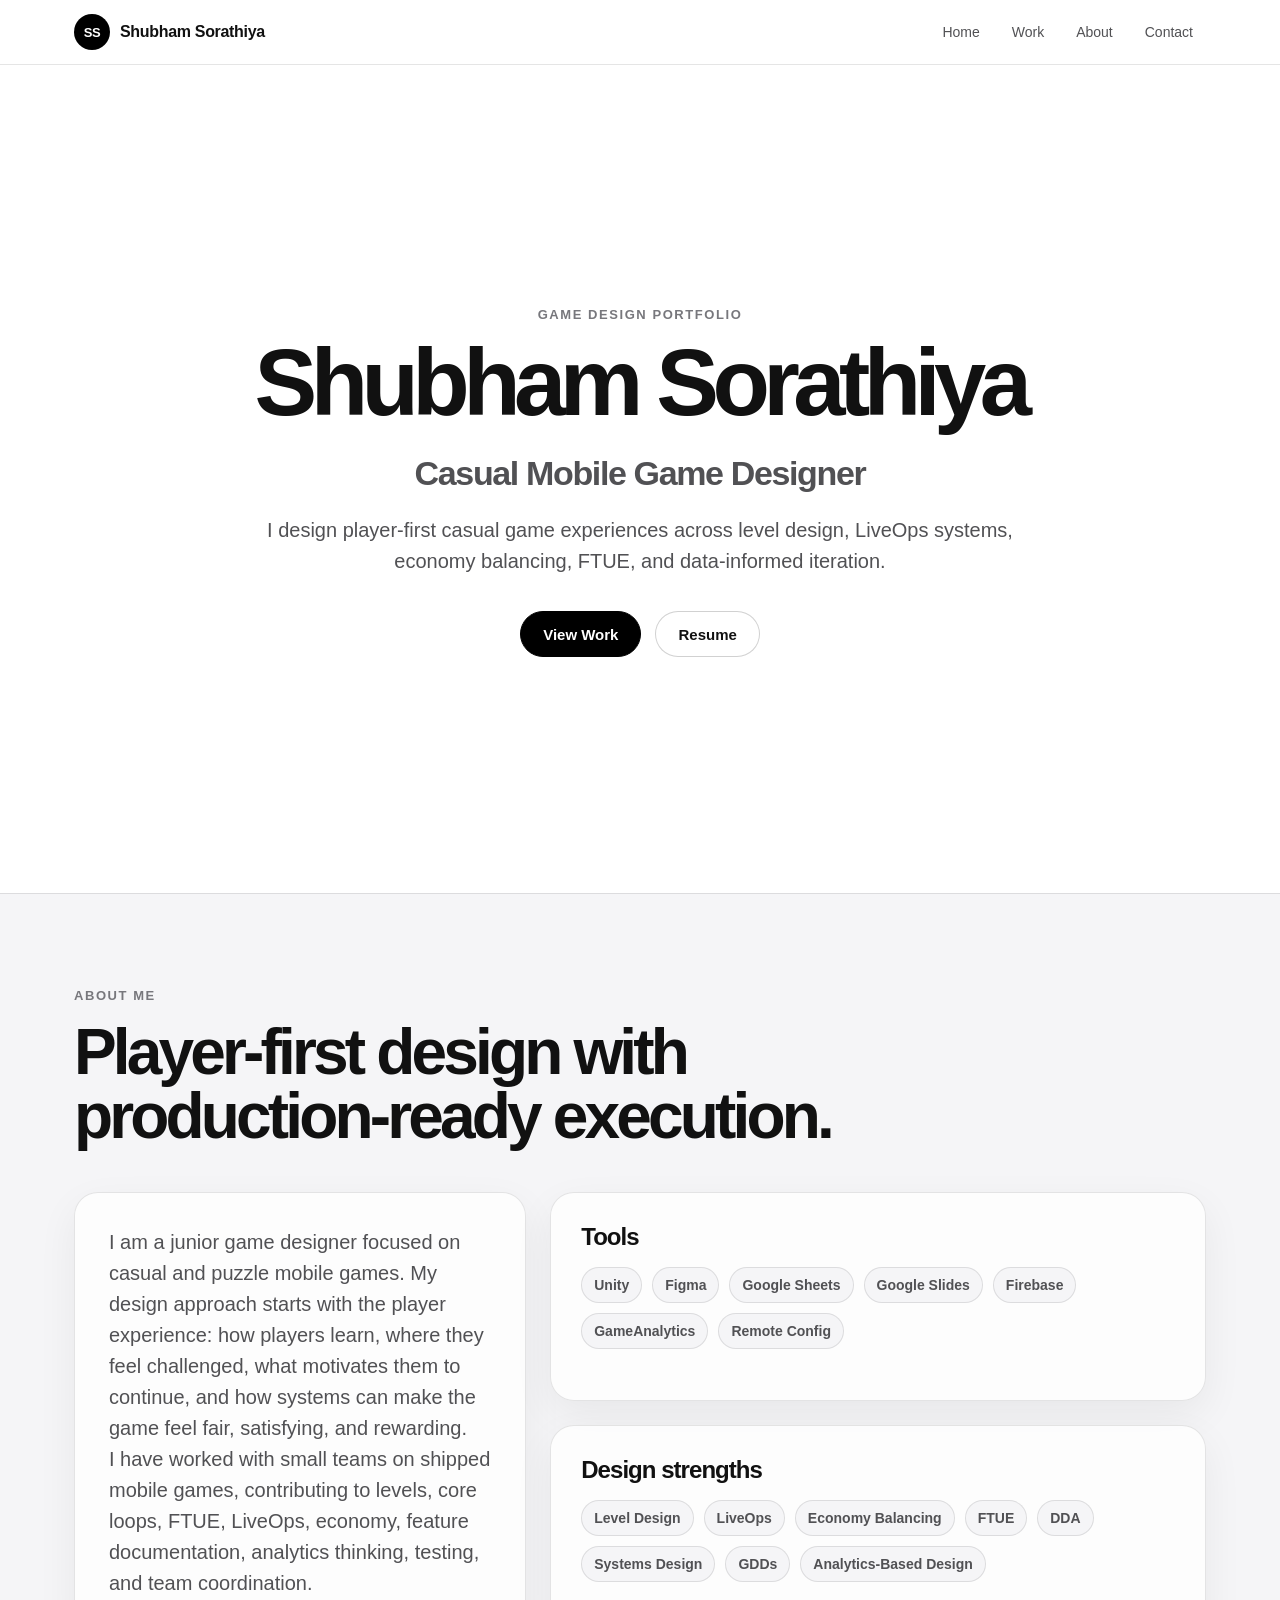
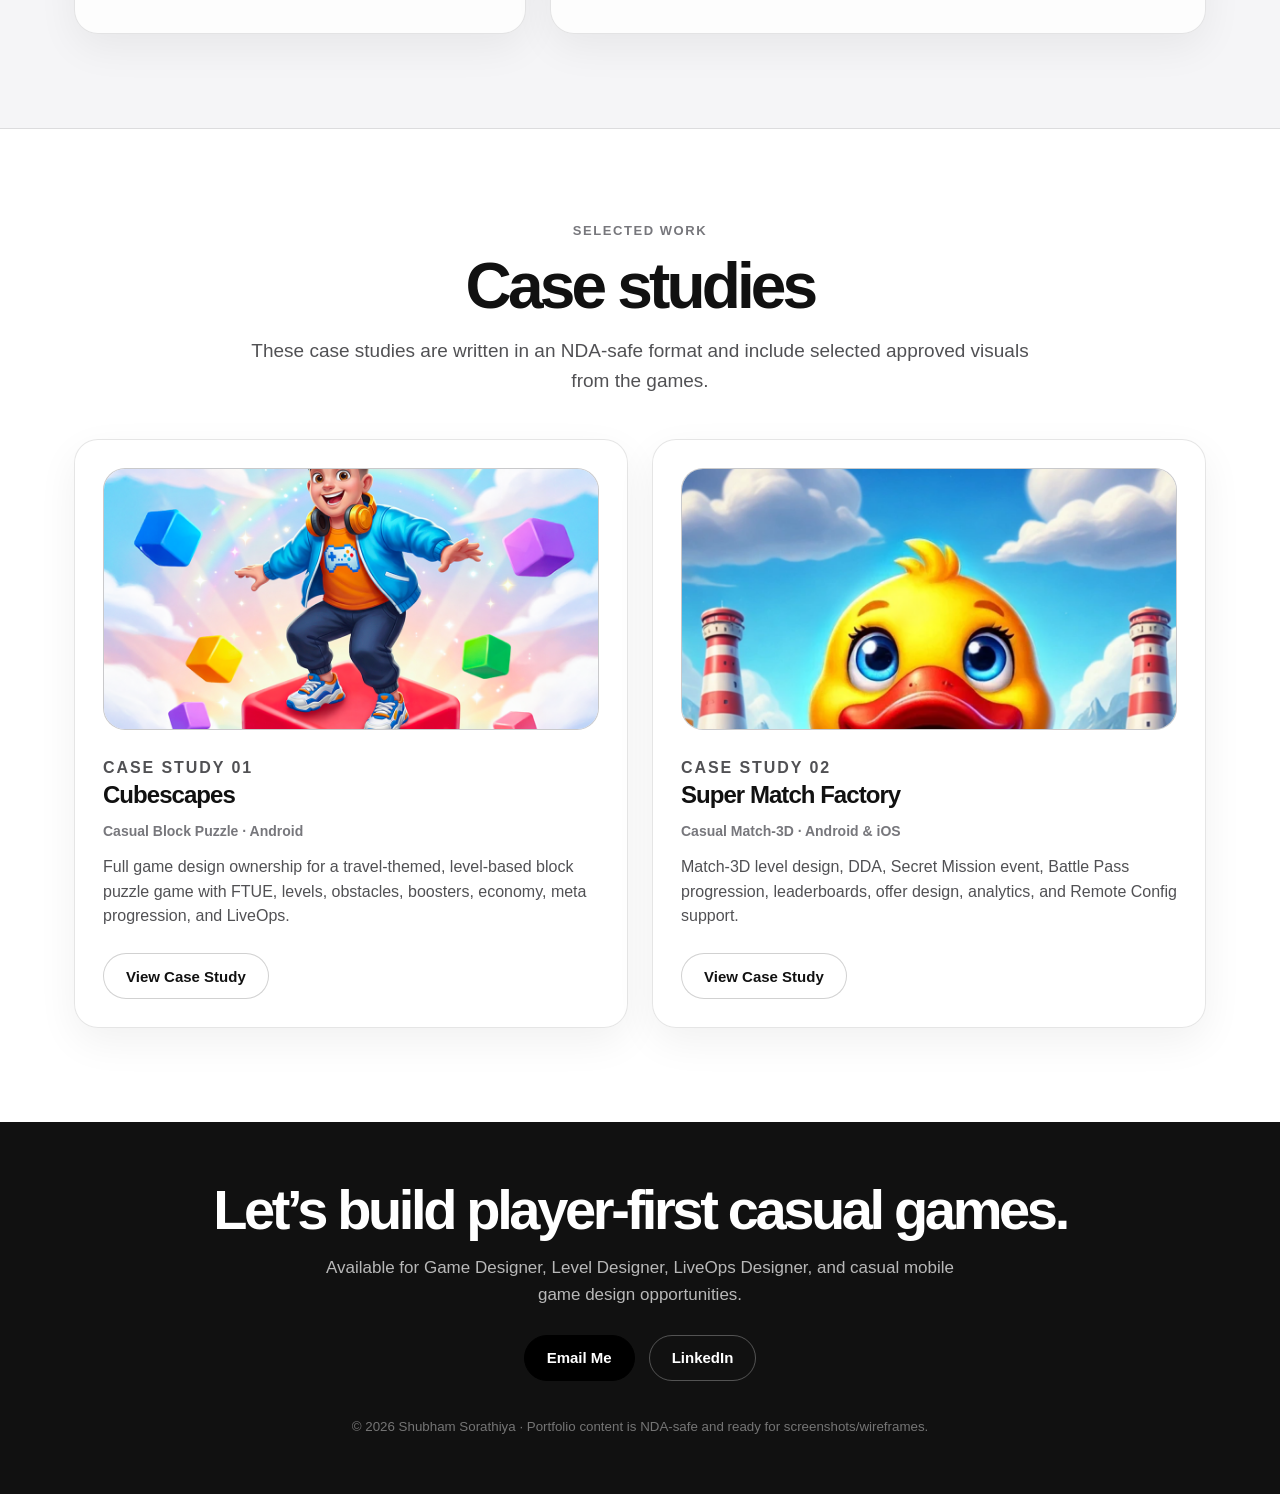
<file: index.html>
<!doctype html>
<html lang="en">
<head>
  <meta charset="utf-8" />
  <meta name="viewport" content="width=device-width, initial-scale=1" />
  <title>Shubham Sorathiya — Game Design Portfolio</title>
  <meta name="description" content="Clean portfolio website for Shubham Sorathiya, Casual Mobile Game Designer focused on level design, LiveOps, economy balancing, and player-first design." />
  <link rel="stylesheet" href="styles.css" />
</head>
<body>
<header class="topbar">
    <nav class="nav" aria-label="Main navigation">
      <a class="brand" href="#home"><span class="brand-mark">SS</span><span class="brand-name">Shubham Sorathiya</span></a>
      <div class="nav-links">
        <a href="#home">Home</a>
        <a href="#work">Work</a>
        <a href="#about">About</a>
        <a href="#contact">Contact</a>
      </div>
    </nav>
  </header>

<main id="home">

    <section class="section hero">
      <div>
        <p class="eyebrow">Game Design Portfolio</p>
        <h1>Shubham Sorathiya</h1>
        <p class="role">Casual Mobile Game Designer</p>
        <p class="hero-copy">I design player-first casual game experiences across level design, LiveOps systems, economy balancing, FTUE, and data-informed iteration.</p>
        <div class="actions">
          <a class="btn primary" href="#work">View Work</a>
          <a class="btn secondary" href="assets/Shubham_Sorathiya_Resume.pdf" target="_blank" rel="noopener">Resume</a>
        </div>
      </div>
    </section>

    <section class="soft-band" id="about">
      <div class="section">
        <div class="section-title">
          <p class="eyebrow">About me</p>
          <h2>Player-first design with production-ready execution.</h2>
        </div>
        <div class="about-grid">
          <article class="about-card">
            <p>I am a junior game designer focused on casual and puzzle mobile games. My design approach starts with the player experience: how players learn, where they feel challenged, what motivates them to continue, and how systems can make the game feel fair, satisfying, and rewarding.</p>
            <p>I have worked with small teams on shipped mobile games, contributing to levels, core loops, FTUE, LiveOps, economy, feature documentation, analytics thinking, testing, and team coordination.</p>
          </article>
          <div class="mini-stack">
            <article class="mini-card">
              <h3>Tools</h3>
              <div class="tag-row">
                <span class="tag">Unity</span><span class="tag">Figma</span><span class="tag">Google Sheets</span><span class="tag">Google Slides</span><span class="tag">Firebase</span><span class="tag">GameAnalytics</span><span class="tag">Remote Config</span>
              </div>
            </article>
            <article class="mini-card">
              <h3>Design strengths</h3>
              <div class="tag-row">
                <span class="tag">Level Design</span><span class="tag">LiveOps</span><span class="tag">Economy Balancing</span><span class="tag">FTUE</span><span class="tag">DDA</span><span class="tag">Systems Design</span><span class="tag">GDDs</span><span class="tag">Analytics-Based Design</span>
              </div>
            </article>
          </div>
        </div>
      </div>
    </section>

    <section class="section" id="work">
      <div class="section-title center">
        <p class="eyebrow">Selected work</p>
        <h2>Case studies</h2>
        <p>These case studies are written in an NDA-safe format and include selected approved visuals from the games.</p>
      </div>

      <div class="work-grid">
        <article class="case-card">
          <div>
            <div class="case-thumb"><img src="assets/cubescapes-title.png" alt="Cubescapes game title artwork" loading="lazy"></div>
            <p class="eyebrow">Case Study 01</p>
            <h3>Cubescapes</h3>
            <div class="card-meta">Casual Block Puzzle · Android</div>
            <p>Full game design ownership for a travel-themed, level-based block puzzle game with FTUE, levels, obstacles, boosters, economy, meta progression, and LiveOps.</p>
          </div>
          <a class="btn secondary" href="cubescapes.html">View Case Study</a>
        </article>

        <article class="case-card">
          <div>
            <div class="case-thumb"><img src="assets/smf-title.png" alt="Super Match Factory game title artwork" loading="lazy"></div>
            <p class="eyebrow">Case Study 02</p>
            <h3>Super Match Factory</h3>
            <div class="card-meta">Casual Match-3D · Android & iOS</div>
            <p>Match-3D level design, DDA, Secret Mission event, Battle Pass progression, leaderboards, offer design, analytics, and Remote Config support.</p>
          </div>
          <a class="btn secondary" href="super-match-factory.html">View Case Study</a>
        </article>
      </div>
    </section>
  </main>

  <footer class="footer" id="contact">
    <h2>Let’s build player-first casual games.</h2>
    <p>Available for Game Designer, Level Designer, LiveOps Designer, and casual mobile game design opportunities.</p>
    <div class="actions">
      <a class="btn primary" href="mailto:shubhamsorathiya07@gmail.com">Email Me</a>
      <a class="btn secondary" href="https://www.linkedin.com/in/shubham-sorathiya-b6513b248/" target="_blank" rel="noreferrer">LinkedIn</a>
    </div>
    <small>© <span id="year"></span> Shubham Sorathiya · Portfolio content is NDA-safe and ready for screenshots/wireframes.</small>
  </footer>

  <script src="script.js"></script>
</body>
</html>
</file>
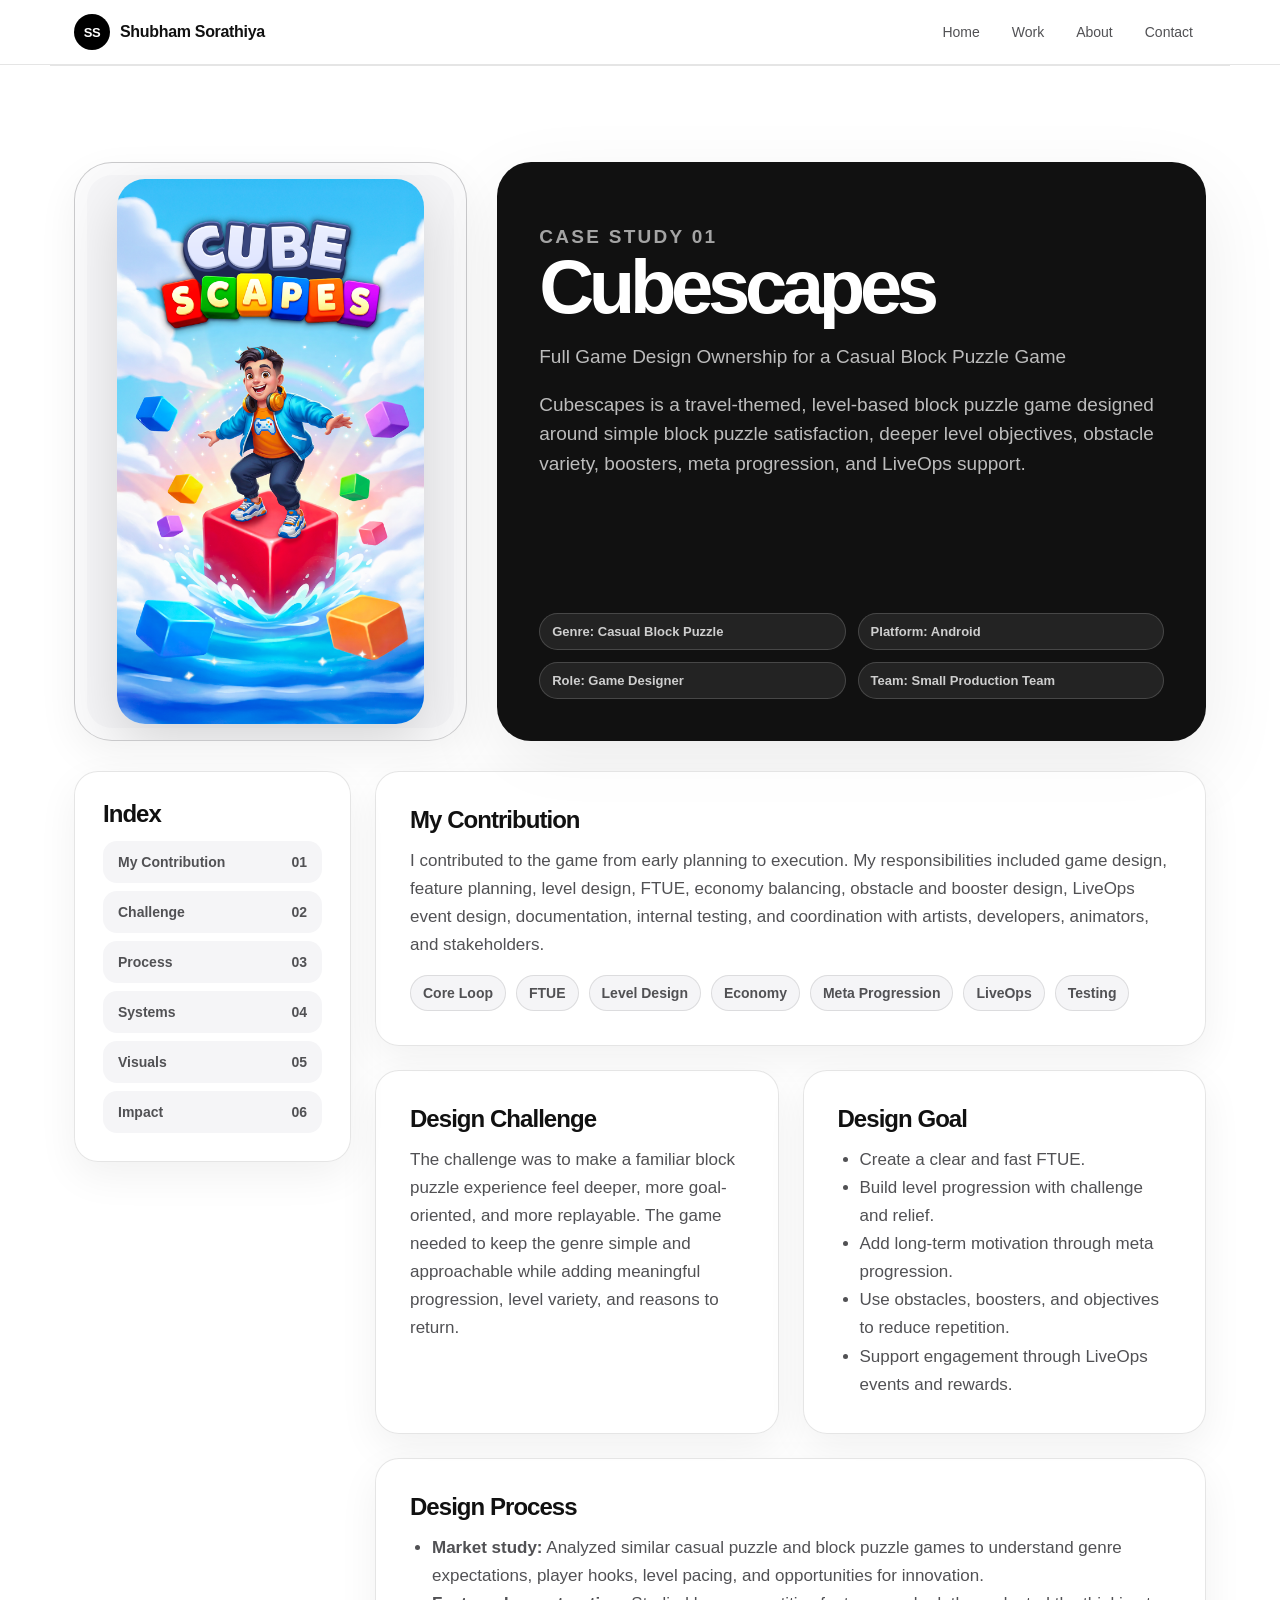
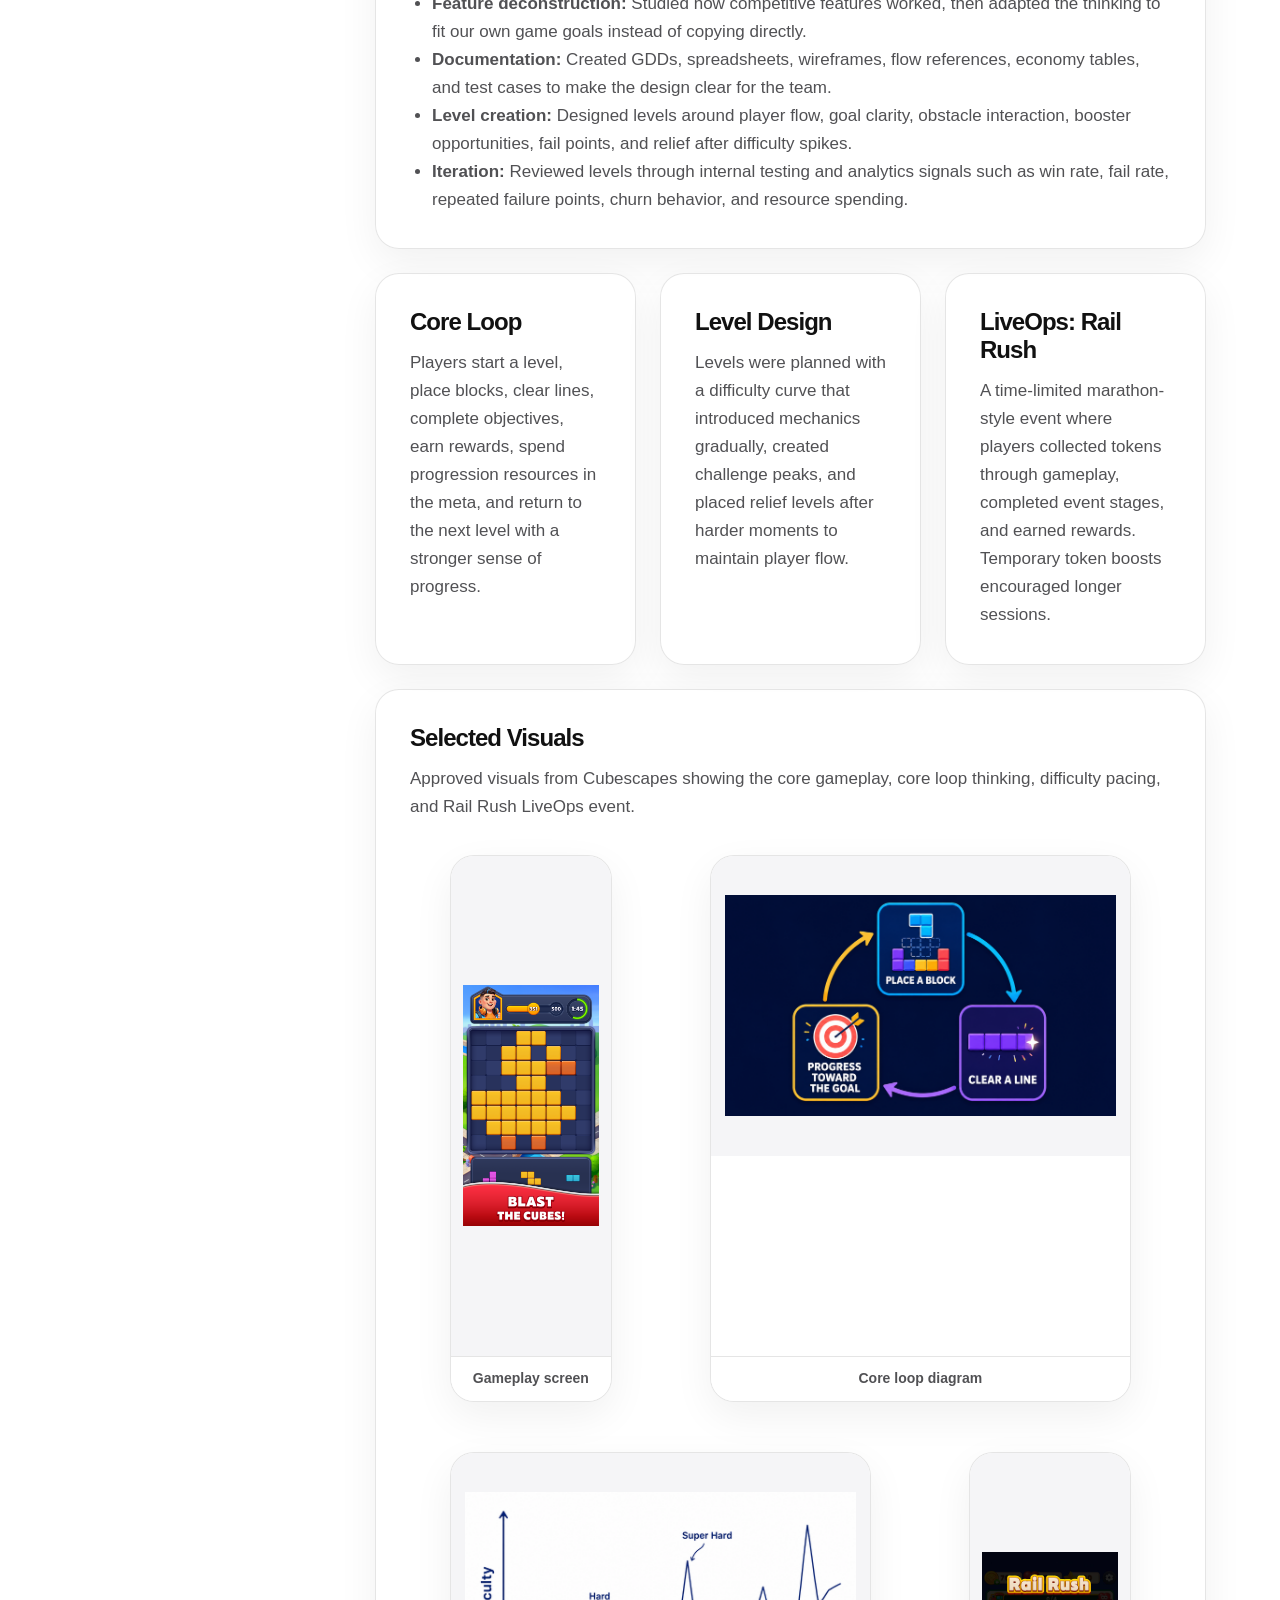
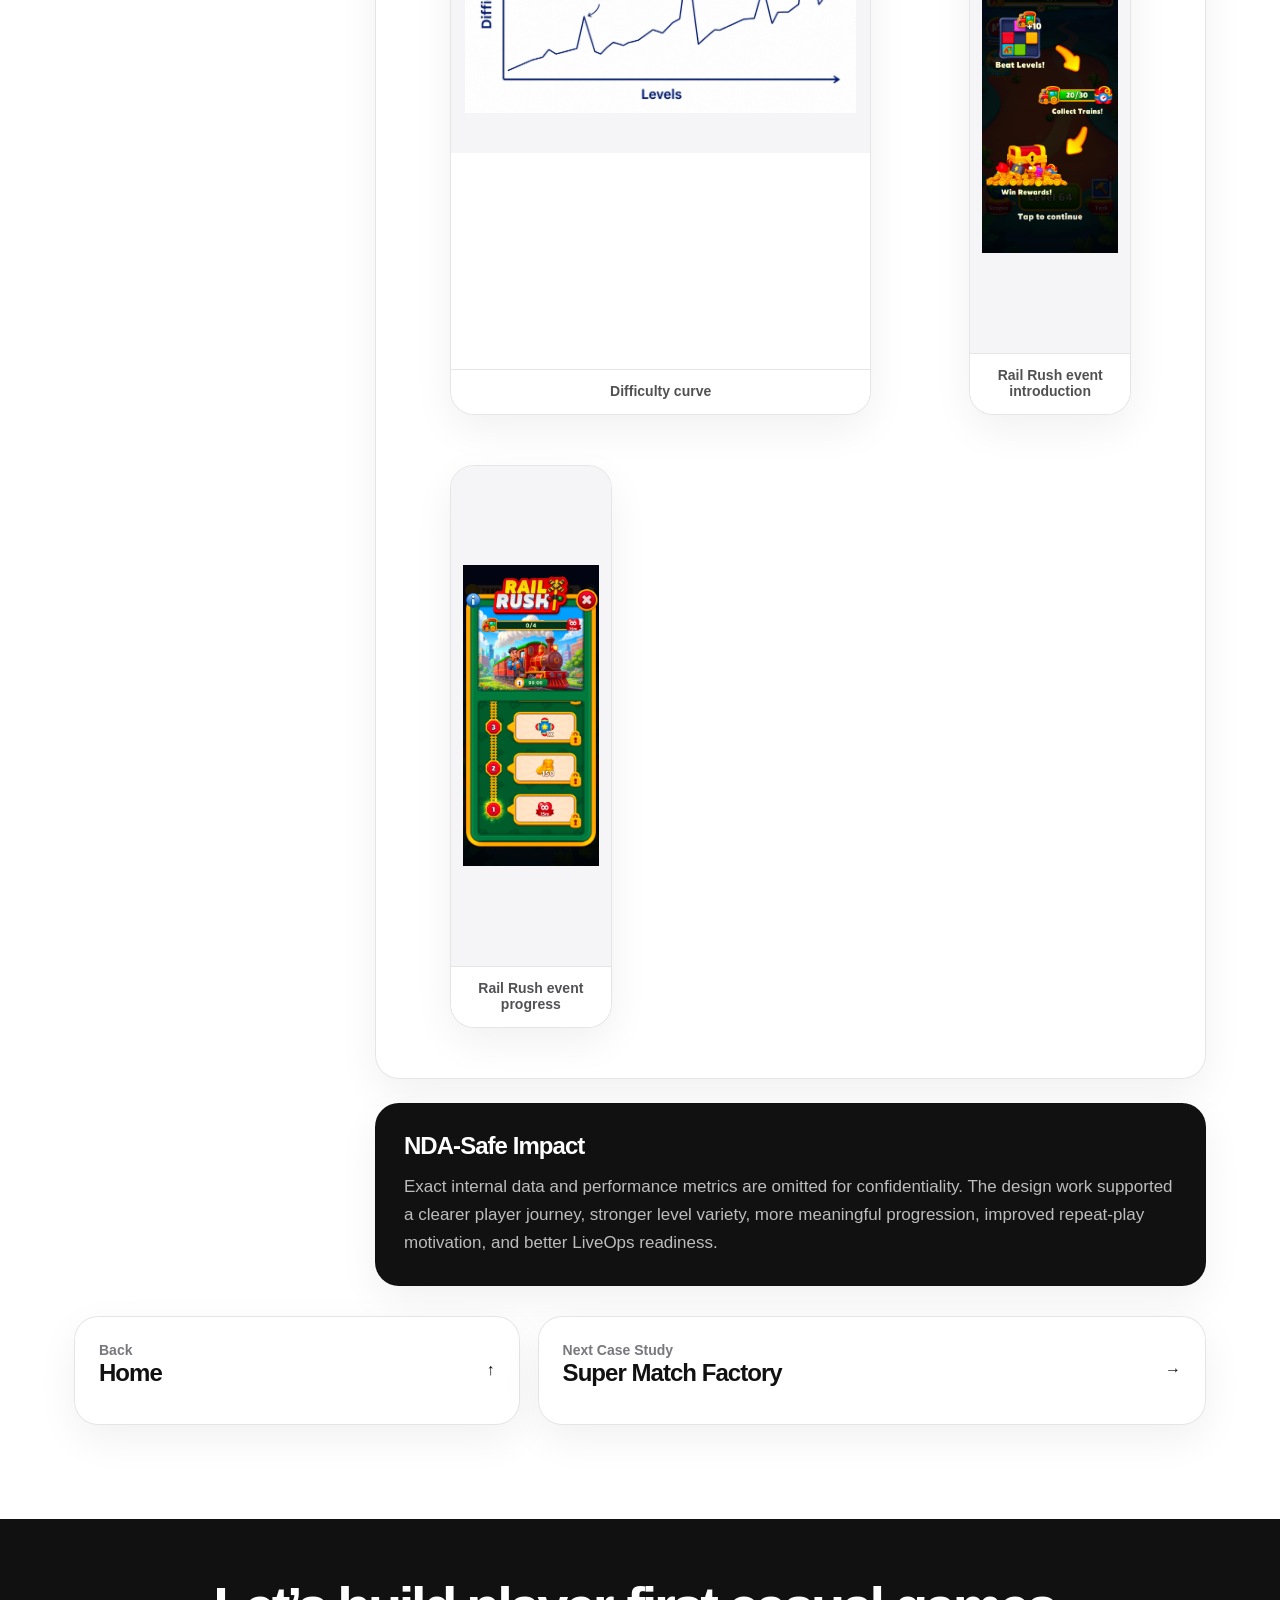
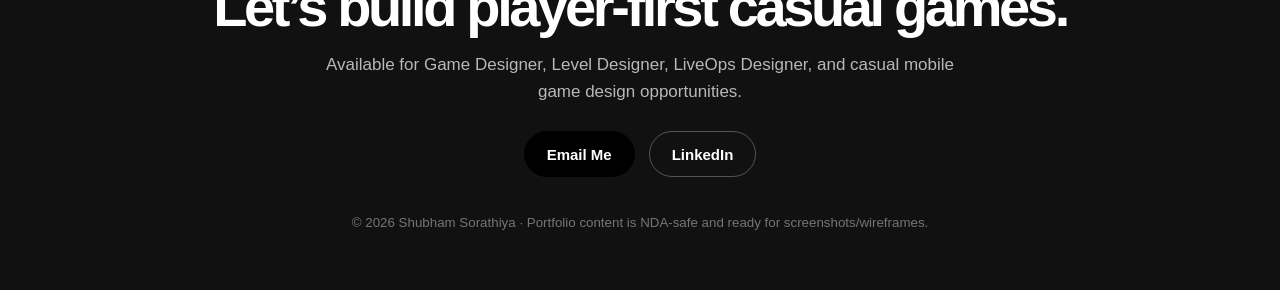
<file: cubescapes.html>
<!doctype html>
<html lang="en">
<head>
  <meta charset="utf-8" />
  <meta name="viewport" content="width=device-width, initial-scale=1" />
  <title>Cubescapes Case Study — Shubham Sorathiya</title>
  <meta name="description" content="Cubescapes case study by Shubham Sorathiya: full game design ownership for a casual block puzzle game." />
  <link rel="stylesheet" href="styles.css" />
</head>
<body>
<header class="topbar">
    <nav class="nav" aria-label="Main navigation">
      <a class="brand" href="index.html"><span class="brand-mark">SS</span><span class="brand-name">Shubham Sorathiya</span></a>
      <div class="nav-links">
        <a href="index.html">Home</a>
        <a href="index.html#work">Work</a>
        <a href="index.html#about">About</a>
        <a href="index.html#contact">Contact</a>
      </div>
    </nav>
  </header>

<main id="home">
<section class="section case-study" id="cubescapes">
      <div class="case-top">
        <div class="phone-visual"><img src="assets/cubescapes-title.png" alt="Cubescapes title artwork"></div>
        <article class="case-overview">
          <div>
            <p class="eyebrow">Case Study 01</p>
            <h2>Cubescapes</h2>
            <p>Full Game Design Ownership for a Casual Block Puzzle Game</p>
            <p>Cubescapes is a travel-themed, level-based block puzzle game designed around simple block puzzle satisfaction, deeper level objectives, obstacle variety, boosters, meta progression, and LiveOps support.</p>
          </div>
          <div class="overview-meta">
            <span>Genre: Casual Block Puzzle</span>
            <span>Platform: Android</span>
            <span>Role: Game Designer</span>
            <span>Team: Small Production Team</span>
          </div>
        </article>
      </div>

      <div class="case-index">
        <aside class="index-card">
          <h3>Index</h3>
          <div class="index-links">
            <a href="#cube-contribution">My Contribution <span>01</span></a>
            <a href="#cube-challenge">Challenge <span>02</span></a>
            <a href="#cube-process">Process <span>03</span></a>
            <a href="#cube-systems">Systems <span>04</span></a>
            <a href="#cube-visuals">Visuals <span>05</span></a>
            <a href="#cube-impact">Impact <span>06</span></a>
          </div>
        </aside>

        <div class="case-content">
          <article class="case-panel" id="cube-contribution">
            <h3>My Contribution</h3>
            <p>I contributed to the game from early planning to execution. My responsibilities included game design, feature planning, level design, FTUE, economy balancing, obstacle and booster design, LiveOps event design, documentation, internal testing, and coordination with artists, developers, animators, and stakeholders.</p>
            <div class="tag-row">
              <span class="tag">Core Loop</span><span class="tag">FTUE</span><span class="tag">Level Design</span><span class="tag">Economy</span><span class="tag">Meta Progression</span><span class="tag">LiveOps</span><span class="tag">Testing</span>
            </div>
          </article>

          <div class="two-panel">
            <article class="case-panel" id="cube-challenge">
              <h3>Design Challenge</h3>
              <p>The challenge was to make a familiar block puzzle experience feel deeper, more goal-oriented, and more replayable. The game needed to keep the genre simple and approachable while adding meaningful progression, level variety, and reasons to return.</p>
            </article>
            <article class="case-panel">
              <h3>Design Goal</h3>
              <ul>
                <li>Create a clear and fast FTUE.</li>
                <li>Build level progression with challenge and relief.</li>
                <li>Add long-term motivation through meta progression.</li>
                <li>Use obstacles, boosters, and objectives to reduce repetition.</li>
                <li>Support engagement through LiveOps events and rewards.</li>
              </ul>
            </article>
          </div>

          <article class="case-panel" id="cube-process">
            <h3>Design Process</h3>
            <ul>
              <li><strong>Market study:</strong> Analyzed similar casual puzzle and block puzzle games to understand genre expectations, player hooks, level pacing, and opportunities for innovation.</li>
              <li><strong>Feature deconstruction:</strong> Studied how competitive features worked, then adapted the thinking to fit our own game goals instead of copying directly.</li>
              <li><strong>Documentation:</strong> Created GDDs, spreadsheets, wireframes, flow references, economy tables, and test cases to make the design clear for the team.</li>
              <li><strong>Level creation:</strong> Designed levels around player flow, goal clarity, obstacle interaction, booster opportunities, fail points, and relief after difficulty spikes.</li>
              <li><strong>Iteration:</strong> Reviewed levels through internal testing and analytics signals such as win rate, fail rate, repeated failure points, churn behavior, and resource spending.</li>
            </ul>
          </article>

          <div class="three-panel" id="cube-systems">
            <article class="case-panel">
              <h3>Core Loop</h3>
              <p>Players start a level, place blocks, clear lines, complete objectives, earn rewards, spend progression resources in the meta, and return to the next level with a stronger sense of progress.</p>
            </article>
            <article class="case-panel">
              <h3>Level Design</h3>
              <p>Levels were planned with a difficulty curve that introduced mechanics gradually, created challenge peaks, and placed relief levels after harder moments to maintain player flow.</p>
            </article>
            <article class="case-panel">
              <h3>LiveOps: Rail Rush</h3>
              <p>A time-limited marathon-style event where players collected tokens through gameplay, completed event stages, and earned rewards. Temporary token boosts encouraged longer sessions.</p>
            </article>
          </div>

          <article class="case-panel" id="cube-visuals">
            <h3>Selected Visuals</h3>
            <p>Approved visuals from Cubescapes showing the core gameplay, core loop thinking, difficulty pacing, and Rail Rush LiveOps event.</p>
            <div class="visual-grid portfolio-visuals">
              <figure class="visual phone-shot"><img src="assets/cubescapes-gameplay.png" alt="Cubescapes gameplay screen"><figcaption>Gameplay screen</figcaption></figure>
              <figure class="visual wide diagram-shot"><img src="assets/cubescapes-coreloop.png" alt="Cubescapes core loop diagram"><figcaption>Core loop diagram</figcaption></figure>
              <figure class="visual wide diagram-shot"><img src="assets/cubescapes-difficulty-curve.png" alt="Cubescapes difficulty curve"><figcaption>Difficulty curve</figcaption></figure>
              <figure class="visual phone-shot"><img src="assets/cubescapes-railrush-1.jpeg" alt="Rail Rush event introduction"><figcaption>Rail Rush event introduction</figcaption></figure>
              <figure class="visual phone-shot"><img src="assets/cubescapes-railrush-2.jpeg" alt="Rail Rush event progress screen"><figcaption>Rail Rush event progress</figcaption></figure>
            </div>
          </article>

          <article class="case-panel callout" id="cube-impact">
            <h3>NDA-Safe Impact</h3>
            <p>Exact internal data and performance metrics are omitted for confidentiality. The design work supported a clearer player journey, stronger level variety, more meaningful progression, improved repeat-play motivation, and better LiveOps readiness.</p>
          </article>
        </div>
      </div>

      <div class="bottom-nav">
        <a class="next-card" href="index.html"><div><span>Back</span><h3>Home</h3></div><strong>↑</strong></a>
        <a class="next-card" href="super-match-factory.html"><div><span>Next Case Study</span><h3>Super Match Factory</h3></div><strong>→</strong></a>
      </div>
    </section>
  </main>

  <footer class="footer" id="contact">
    <h2>Let’s build player-first casual games.</h2>
    <p>Available for Game Designer, Level Designer, LiveOps Designer, and casual mobile game design opportunities.</p>
    <div class="actions">
      <a class="btn primary" href="mailto:shubhamsorathiya07@gmail.com">Email Me</a>
      <a class="btn secondary" href="https://www.linkedin.com/in/shubham-sorathiya-b6513b248/" target="_blank" rel="noreferrer">LinkedIn</a>
    </div>
    <small>© <span id="year"></span> Shubham Sorathiya · Portfolio content is NDA-safe and ready for screenshots/wireframes.</small>
  </footer>

  <script src="script.js"></script>
</body>
</html>
</file>
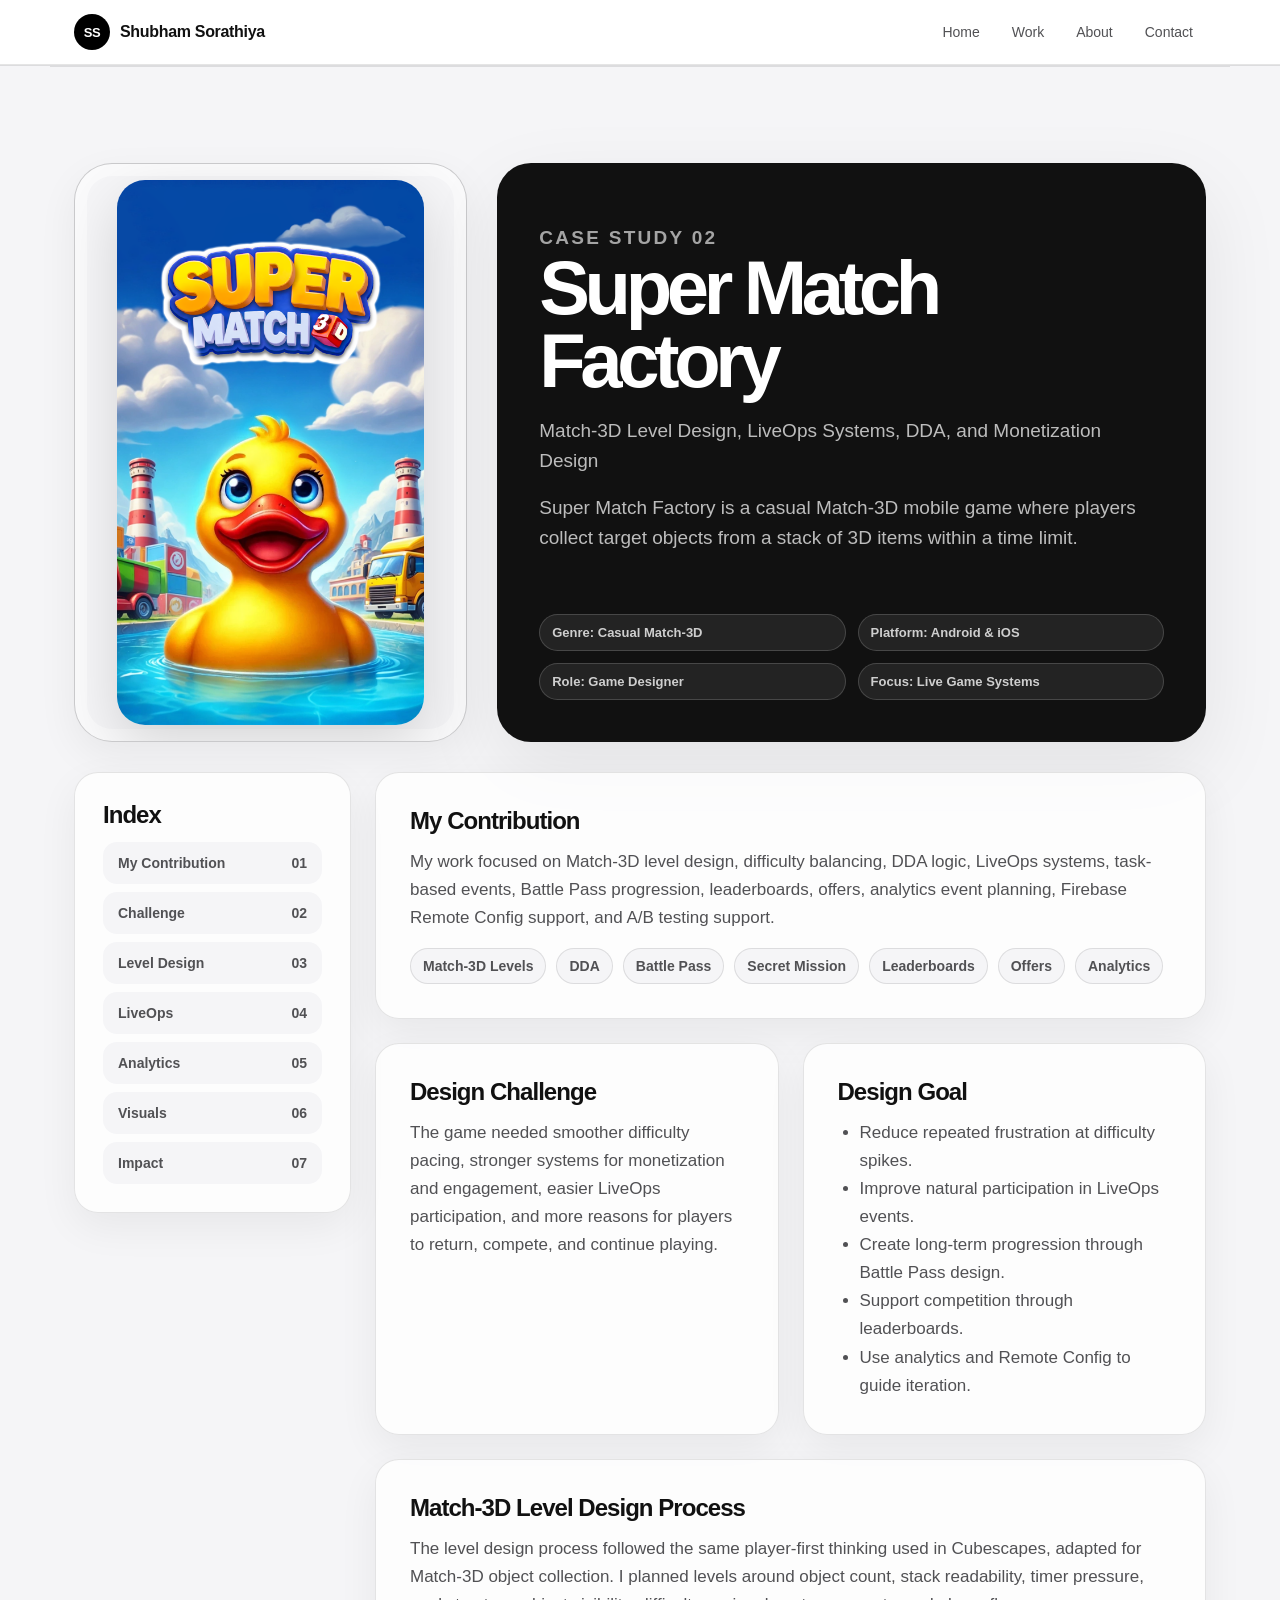
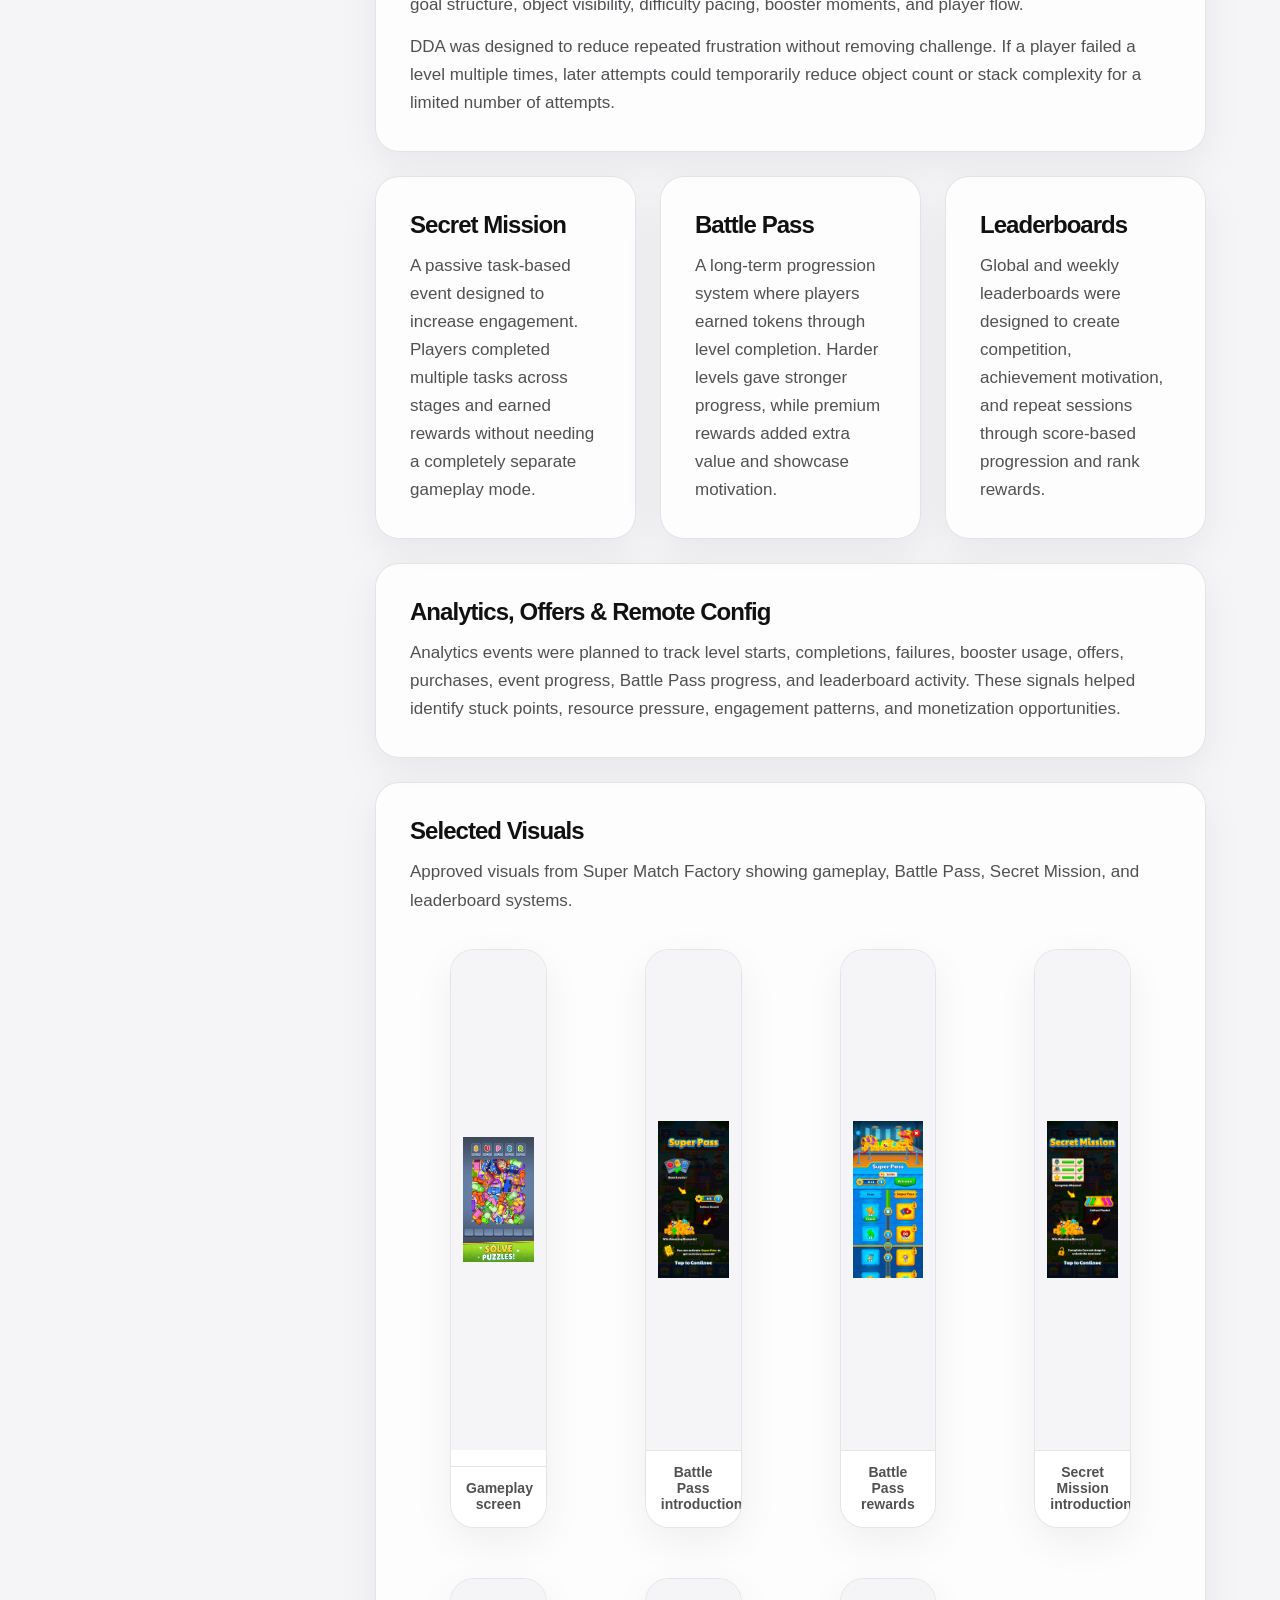
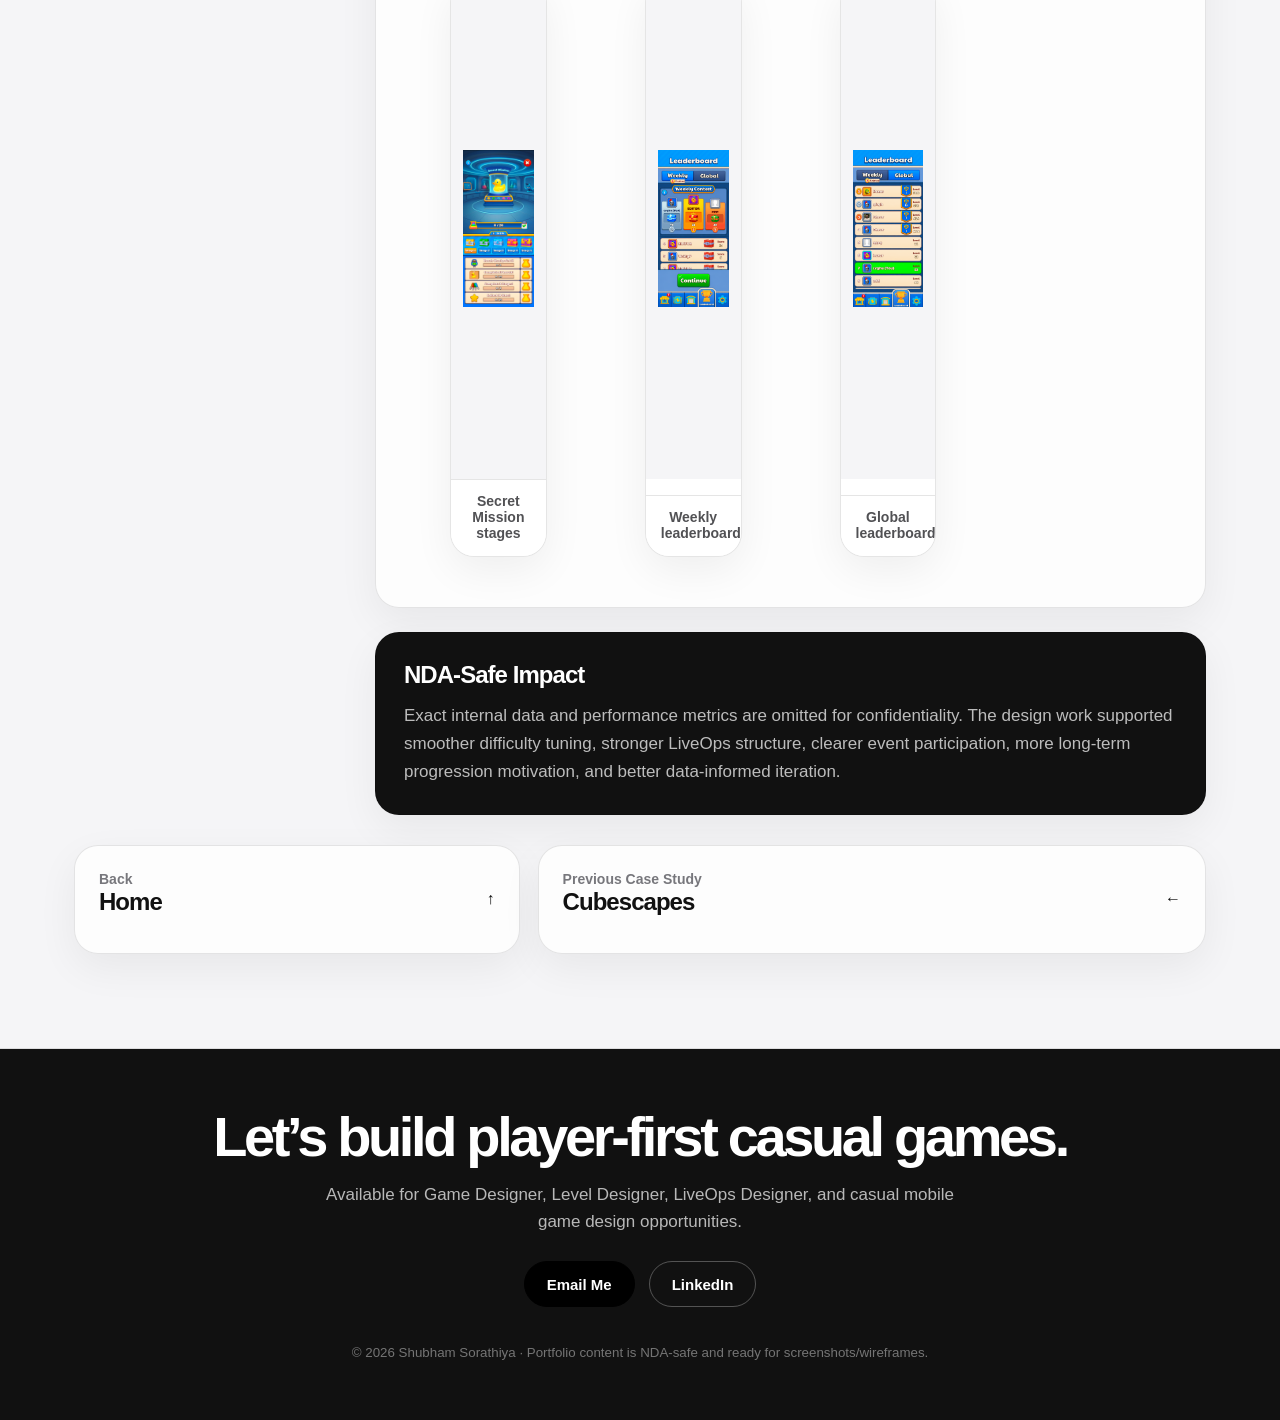
<file: super-match-factory.html>
<!doctype html>
<html lang="en">
<head>
  <meta charset="utf-8" />
  <meta name="viewport" content="width=device-width, initial-scale=1" />
  <title>Super Match Factory Case Study — Shubham Sorathiya</title>
  <meta name="description" content="Super Match Factory case study by Shubham Sorathiya: Match-3D level design, LiveOps, DDA, Battle Pass, leaderboards, analytics, and Remote Config." />
  <link rel="stylesheet" href="styles.css" />
</head>
<body>
<header class="topbar">
    <nav class="nav" aria-label="Main navigation">
      <a class="brand" href="index.html"><span class="brand-mark">SS</span><span class="brand-name">Shubham Sorathiya</span></a>
      <div class="nav-links">
        <a href="index.html">Home</a>
        <a href="index.html#work">Work</a>
        <a href="index.html#about">About</a>
        <a href="index.html#contact">Contact</a>
      </div>
    </nav>
  </header>

<main id="home">
    <section class="soft-band">
      <div class="section case-study" id="super-match-factory">
        <div class="case-top">
          <div class="phone-visual"><img src="assets/smf-title.png" alt="Super Match Factory title artwork"></div>
          <article class="case-overview">
            <div>
              <p class="eyebrow">Case Study 02</p>
              <h2>Super Match Factory</h2>
              <p>Match-3D Level Design, LiveOps Systems, DDA, and Monetization Design</p>
              <p>Super Match Factory is a casual Match-3D mobile game where players collect target objects from a stack of 3D items within a time limit.</p>
            </div>
            <div class="overview-meta">
              <span>Genre: Casual Match-3D</span>
              <span>Platform: Android & iOS</span>
              <span>Role: Game Designer</span>
              <span>Focus: Live Game Systems</span>
            </div>
          </article>
        </div>

        <div class="case-index">
          <aside class="index-card">
            <h3>Index</h3>
            <div class="index-links">
              <a href="#smf-contribution">My Contribution <span>01</span></a>
              <a href="#smf-challenge">Challenge <span>02</span></a>
              <a href="#smf-levels">Level Design <span>03</span></a>
              <a href="#smf-liveops">LiveOps <span>04</span></a>
              <a href="#smf-analytics">Analytics <span>05</span></a>
              <a href="#smf-visuals">Visuals <span>06</span></a>
              <a href="#smf-impact">Impact <span>07</span></a>
            </div>
          </aside>

          <div class="case-content">
            <article class="case-panel" id="smf-contribution">
              <h3>My Contribution</h3>
              <p>My work focused on Match-3D level design, difficulty balancing, DDA logic, LiveOps systems, task-based events, Battle Pass progression, leaderboards, offers, analytics event planning, Firebase Remote Config support, and A/B testing support.</p>
              <div class="tag-row">
                <span class="tag">Match-3D Levels</span><span class="tag">DDA</span><span class="tag">Battle Pass</span><span class="tag">Secret Mission</span><span class="tag">Leaderboards</span><span class="tag">Offers</span><span class="tag">Analytics</span>
              </div>
            </article>

            <div class="two-panel">
              <article class="case-panel" id="smf-challenge">
                <h3>Design Challenge</h3>
                <p>The game needed smoother difficulty pacing, stronger systems for monetization and engagement, easier LiveOps participation, and more reasons for players to return, compete, and continue playing.</p>
              </article>
              <article class="case-panel">
                <h3>Design Goal</h3>
                <ul>
                  <li>Reduce repeated frustration at difficulty spikes.</li>
                  <li>Improve natural participation in LiveOps events.</li>
                  <li>Create long-term progression through Battle Pass design.</li>
                  <li>Support competition through leaderboards.</li>
                  <li>Use analytics and Remote Config to guide iteration.</li>
                </ul>
              </article>
            </div>

            <article class="case-panel" id="smf-levels">
              <h3>Match-3D Level Design Process</h3>
              <p>The level design process followed the same player-first thinking used in Cubescapes, adapted for Match-3D object collection. I planned levels around object count, stack readability, timer pressure, goal structure, object visibility, difficulty pacing, booster moments, and player flow.</p>
              <p style="margin-top:14px;">DDA was designed to reduce repeated frustration without removing challenge. If a player failed a level multiple times, later attempts could temporarily reduce object count or stack complexity for a limited number of attempts.</p>
            </article>

            <div class="three-panel" id="smf-liveops">
              <article class="case-panel">
                <h3>Secret Mission</h3>
                <p>A passive task-based event designed to increase engagement. Players completed multiple tasks across stages and earned rewards without needing a completely separate gameplay mode.</p>
              </article>
              <article class="case-panel">
                <h3>Battle Pass</h3>
                <p>A long-term progression system where players earned tokens through level completion. Harder levels gave stronger progress, while premium rewards added extra value and showcase motivation.</p>
              </article>
              <article class="case-panel">
                <h3>Leaderboards</h3>
                <p>Global and weekly leaderboards were designed to create competition, achievement motivation, and repeat sessions through score-based progression and rank rewards.</p>
              </article>
            </div>

            <article class="case-panel" id="smf-analytics">
              <h3>Analytics, Offers & Remote Config</h3>
              <p>Analytics events were planned to track level starts, completions, failures, booster usage, offers, purchases, event progress, Battle Pass progress, and leaderboard activity. These signals helped identify stuck points, resource pressure, engagement patterns, and monetization opportunities.</p>
            </article>

            <article class="case-panel" id="smf-visuals">
              <h3>Selected Visuals</h3>
              <p>Approved visuals from Super Match Factory showing gameplay, Battle Pass, Secret Mission, and leaderboard systems.</p>
              <div class="visual-grid portfolio-visuals smf-gallery">
                <figure class="visual phone-shot"><img src="assets/smf-gameplay.png" alt="Super Match Factory gameplay screen"><figcaption>Gameplay screen</figcaption></figure>
                <figure class="visual phone-shot"><img src="assets/smf-battlepass-1.jpeg" alt="Super Match Factory Battle Pass introduction"><figcaption>Battle Pass introduction</figcaption></figure>
                <figure class="visual phone-shot"><img src="assets/smf-battlepass-2.jpeg" alt="Super Match Factory Battle Pass rewards"><figcaption>Battle Pass rewards</figcaption></figure>
                <figure class="visual phone-shot"><img src="assets/smf-secretmission-1.jpeg" alt="Super Match Factory Secret Mission introduction"><figcaption>Secret Mission introduction</figcaption></figure>
                <figure class="visual phone-shot"><img src="assets/smf-secretmission-2.jpeg" alt="Super Match Factory Secret Mission stages"><figcaption>Secret Mission stages</figcaption></figure>
                <figure class="visual phone-shot"><img src="assets/smf-leaderboard-1.jpeg" alt="Super Match Factory weekly leaderboard"><figcaption>Weekly leaderboard</figcaption></figure>
                <figure class="visual phone-shot"><img src="assets/smf-leaderboard-2.jpeg" alt="Super Match Factory global leaderboard"><figcaption>Global leaderboard</figcaption></figure>
              </div>
            </article>

            <article class="case-panel callout" id="smf-impact">
              <h3>NDA-Safe Impact</h3>
              <p>Exact internal data and performance metrics are omitted for confidentiality. The design work supported smoother difficulty tuning, stronger LiveOps structure, clearer event participation, more long-term progression motivation, and better data-informed iteration.</p>
            </article>
          </div>
        </div>

        <div class="bottom-nav">
          <a class="next-card" href="index.html"><div><span>Back</span><h3>Home</h3></div><strong>↑</strong></a>
          <a class="next-card" href="cubescapes.html"><div><span>Previous Case Study</span><h3>Cubescapes</h3></div><strong>←</strong></a>
        </div>
      </div>
    </section>
  </main>

  <footer class="footer" id="contact">
    <h2>Let’s build player-first casual games.</h2>
    <p>Available for Game Designer, Level Designer, LiveOps Designer, and casual mobile game design opportunities.</p>
    <div class="actions">
      <a class="btn primary" href="mailto:shubhamsorathiya07@gmail.com">Email Me</a>
      <a class="btn secondary" href="https://www.linkedin.com/in/shubham-sorathiya-b6513b248/" target="_blank" rel="noreferrer">LinkedIn</a>
    </div>
    <small>© <span id="year"></span> Shubham Sorathiya · Portfolio content is NDA-safe and ready for screenshots/wireframes.</small>
  </footer>

  <script src="script.js"></script>
</body>
</html>
</file>
<file: styles.css>
:root {
      --bg: #ffffff;
      --bg-soft: #f5f5f7;
      --bg-card: rgba(255,255,255,.78);
      --text: #111111;
      --text-soft: #515154;
      --text-muted: #77777c;
      --line: rgba(0,0,0,.1);
      --line-strong: rgba(0,0,0,.18);
      --black: #000000;
      --radius-xl: 34px;
      --radius-lg: 24px;
      --radius-md: 18px;
      --shadow: 0 28px 80px rgba(0,0,0,.08);
      --shadow-soft: 0 14px 40px rgba(0,0,0,.06);
      --max: 1180px;
    }

    * { box-sizing: border-box; }

    html { scroll-behavior: smooth; }

    body {
      margin: 0;
      font-family: -apple-system, BlinkMacSystemFont, "SF Pro Display", "Segoe UI", Inter, Roboto, Arial, sans-serif;
      color: var(--text);
      background: var(--bg);
      -webkit-font-smoothing: antialiased;
      text-rendering: optimizeLegibility;
    }

    a { color: inherit; text-decoration: none; }

    img { max-width: 100%; display: block; }

    .topbar {
      position: sticky;
      top: 0;
      z-index: 100;
      backdrop-filter: blur(24px);
      -webkit-backdrop-filter: blur(24px);
      background: rgba(255,255,255,.78);
      border-bottom: 1px solid var(--line);
    }

    .nav {
      max-width: var(--max);
      margin: 0 auto;
      padding: 14px 24px;
      display: flex;
      align-items: center;
      justify-content: space-between;
      gap: 24px;
    }

    .brand {
      display: inline-flex;
      align-items: center;
      gap: 10px;
      font-weight: 700;
      letter-spacing: -.02em;
    }

    .brand-mark {
      width: 36px;
      height: 36px;
      display: grid;
      place-items: center;
      border-radius: 50%;
      color: #fff;
      background: #000;
      font-size: 13px;
    }

    .nav-links {
      display: flex;
      align-items: center;
      gap: 6px;
      font-size: 14px;
      color: var(--text-soft);
    }

    .nav-links a {
      padding: 9px 13px;
      border-radius: 999px;
      transition: background .2s ease, color .2s ease;
    }

    .nav-links a:hover { background: var(--bg-soft); color: var(--text); }

    .section {
      max-width: var(--max);
      margin: 0 auto;
      padding: 94px 24px;
    }

    .hero {
      min-height: calc(100vh - 72px);
      display: grid;
      place-items: center;
      text-align: center;
      padding-top: 92px;
      padding-bottom: 86px;
    }

    .eyebrow {
      margin: 0 0 16px;
      font-size: 13px;
      line-height: 1.2;
      color: var(--text-muted);
      font-weight: 700;
      letter-spacing: .12em;
      text-transform: uppercase;
    }

    .hero h1 {
      max-width: 970px;
      margin: 0 auto;
      font-size: clamp(48px, 8vw, 94px);
      line-height: .96;
      letter-spacing: -.07em;
      font-weight: 800;
    }

    .role {
      margin: 26px auto 0;
      max-width: 680px;
      font-size: clamp(22px, 3vw, 34px);
      letter-spacing: -.04em;
      color: var(--text-soft);
      font-weight: 600;
    }

    .hero-copy {
      max-width: 760px;
      margin: 22px auto 0;
      font-size: 20px;
      line-height: 1.55;
      color: var(--text-soft);
    }

    .actions {
      display: flex;
      justify-content: center;
      flex-wrap: wrap;
      gap: 14px;
      margin-top: 34px;
    }

    .btn {
      display: inline-flex;
      align-items: center;
      justify-content: center;
      min-height: 46px;
      padding: 0 22px;
      border-radius: 999px;
      font-size: 15px;
      font-weight: 700;
      border: 1px solid var(--line-strong);
      transition: transform .2s ease, box-shadow .2s ease, background .2s ease;
    }

    .btn:hover { transform: translateY(-2px); box-shadow: var(--shadow-soft); }
    .btn.primary { background: #000; color: #fff; border-color: #000; }
    .btn.secondary { background: #fff; color: #111; }

    .soft-band {
      background: var(--bg-soft);
      border-top: 1px solid var(--line);
      border-bottom: 1px solid var(--line);
    }

    .section-title {
      max-width: 780px;
      margin-bottom: 44px;
    }

    .section-title.center {
      margin-left: auto;
      margin-right: auto;
      text-align: center;
    }

    .section-title h2 {
      margin: 0;
      font-size: clamp(36px, 5vw, 64px);
      line-height: 1;
      letter-spacing: -.06em;
    }

    .section-title p:not(.eyebrow) {
      margin: 18px 0 0;
      font-size: 19px;
      line-height: 1.55;
      color: var(--text-soft);
    }

    .about-grid {
      display: grid;
      grid-template-columns: 1fr 1.45fr;
      gap: 24px;
      align-items: stretch;
    }

    .about-card, .mini-card, .case-card, .case-panel, .visual, .index-card, .next-card {
      background: var(--bg-card);
      border: 1px solid var(--line);
      border-radius: var(--radius-lg);
      box-shadow: var(--shadow-soft);
    }

    .about-card {
      padding: 34px;
      display: flex;
      flex-direction: column;
      justify-content: space-between;
      min-height: 350px;
    }

    .about-card p {
      margin: 0;
      font-size: 20px;
      line-height: 1.55;
      color: var(--text-soft);
    }

    .mini-stack {
      display: grid;
      gap: 24px;
    }

    .mini-card { padding: 30px; }
    .mini-card h3, .case-card h3, .case-panel h3, .index-card h3, .next-card h3 {
      margin: 0 0 13px;
      font-size: 24px;
      letter-spacing: -.04em;
    }

    .tag-row {
      display: flex;
      flex-wrap: wrap;
      gap: 10px;
      margin-top: 16px;
    }

    .tag {
      display: inline-flex;
      align-items: center;
      border-radius: 999px;
      background: var(--bg-soft);
      border: 1px solid var(--line);
      padding: 9px 12px;
      font-size: 14px;
      color: var(--text-soft);
      font-weight: 650;
    }

    .work-grid {
      display: grid;
      grid-template-columns: repeat(2, 1fr);
      gap: 24px;
    }

    .case-card {
      padding: 28px;
      min-height: 480px;
      display: flex;
      flex-direction: column;
      justify-content: space-between;
      overflow: hidden;
      transition: transform .22s ease, box-shadow .22s ease;
    }

    .case-card:hover { transform: translateY(-5px); box-shadow: var(--shadow); }

    .case-thumb {
      min-height: 210px;
      border-radius: 22px;
      background: linear-gradient(135deg, #f7f7f8, #e8e8ed);
      border: 1px dashed var(--line-strong);
      display: grid;
      place-items: center;
      color: var(--text-muted);
      font-size: 14px;
      text-align: center;
      padding: 20px;
      margin-bottom: 26px;
    }

    .case-card p {
      margin: 0;
      color: var(--text-soft);
      font-size: 16px;
      line-height: 1.55;
    }

    .card-meta {
      margin: 14px 0 16px;
      color: var(--text-muted);
      font-size: 14px;
      font-weight: 650;
    }

    .case-card .btn { align-self: flex-start; margin-top: 24px; }

    .case-study {
      padding-top: 96px;
      border-top: 1px solid var(--line);
    }

    .case-top {
      display: grid;
      grid-template-columns: .86fr 1.55fr;
      gap: 30px;
      align-items: stretch;
      margin-bottom: 30px;
    }

    .phone-visual {
      min-height: 560px;
      border-radius: 38px;
      background: linear-gradient(145deg, #f5f5f7, #e9e9ee);
      border: 1px dashed var(--line-strong);
      display: grid;
      place-items: center;
      text-align: center;
      color: var(--text-muted);
      padding: 26px;
      box-shadow: inset 0 0 0 12px rgba(255,255,255,.48), var(--shadow-soft);
    }

    .case-overview {
      padding: 42px;
      border-radius: var(--radius-xl);
      background: #111;
      color: #fff;
      min-height: 560px;
      display: flex;
      flex-direction: column;
      justify-content: space-between;
      box-shadow: var(--shadow);
    }

    .case-overview .eyebrow { color: rgba(255,255,255,.62); }
    .case-overview h2 {
      margin: 0;
      font-size: clamp(44px, 6vw, 76px);
      letter-spacing: -.07em;
      line-height: .96;
    }

    .case-overview p {
      color: rgba(255,255,255,.72);
      font-size: 19px;
      line-height: 1.55;
      margin: 18px 0 0;
    }

    .overview-meta {
      display: grid;
      grid-template-columns: repeat(2, minmax(0, 1fr));
      gap: 12px;
      margin-top: 30px;
    }

    .overview-meta span {
      border: 1px solid rgba(255,255,255,.16);
      background: rgba(255,255,255,.08);
      border-radius: 999px;
      padding: 10px 12px;
      color: rgba(255,255,255,.78);
      font-size: 13px;
      font-weight: 700;
    }

    .case-index {
      display: grid;
      grid-template-columns: 1fr 3fr;
      gap: 24px;
      margin: 30px 0;
      align-items: start;
    }

    .index-card { padding: 28px; position: sticky; top: 86px; }
    .index-links { display: grid; gap: 8px; }
    .index-links a {
      display: flex;
      justify-content: space-between;
      gap: 10px;
      padding: 12px 14px;
      border-radius: 14px;
      background: var(--bg-soft);
      color: var(--text-soft);
      font-size: 14px;
      font-weight: 700;
      border: 1px solid transparent;
    }
    .index-links a:hover { border-color: var(--line-strong); color: var(--text); background: #fff; }

    .case-content { display: grid; gap: 24px; }

    .case-panel {
      padding: 34px;
      scroll-margin-top: 90px;
    }

    .case-panel p, .case-panel li {
      color: var(--text-soft);
      font-size: 17px;
      line-height: 1.65;
    }

    .case-panel p { margin: 0; }
    .case-panel ul { margin: 12px 0 0; padding-left: 22px; }

    .two-panel { display: grid; grid-template-columns: repeat(2, 1fr); gap: 24px; }
    .three-panel { display: grid; grid-template-columns: repeat(3, 1fr); gap: 24px; }

    .visual-grid {
      display: grid;
      grid-template-columns: repeat(3, 1fr);
      gap: 18px;
      margin-top: 18px;
    }

    .visual {
      min-height: 190px;
      border-style: dashed;
      display: grid;
      place-items: center;
      color: var(--text-muted);
      text-align: center;
      padding: 18px;
      background: linear-gradient(135deg, #fff, #f5f5f7);
    }

    .visual.wide { min-height: 240px; grid-column: span 2; }

    .callout {
      border-radius: var(--radius-lg);
      padding: 28px;
      background: #111;
      color: #fff;
    }

    .callout h3 { color: #fff; }
    .callout p { color: rgba(255,255,255,.72); }

    .bottom-nav {
      display: grid;
      grid-template-columns: 1fr 1.5fr;
      gap: 18px;
      margin-top: 30px;
    }

    .next-card {
      display: flex;
      align-items: center;
      justify-content: space-between;
      gap: 18px;
      padding: 24px;
      transition: transform .2s ease, box-shadow .2s ease;
    }

    .next-card:hover { transform: translateY(-3px); box-shadow: var(--shadow-soft); }
    .next-card span { color: var(--text-muted); font-size: 14px; font-weight: 700; }

    .footer {
      padding: 60px 24px;
      text-align: center;
      background: #111;
      color: #fff;
    }

    .footer h2 {
      margin: 0;
      font-size: clamp(36px, 5vw, 56px);
      letter-spacing: -.06em;
      line-height: 1;
    }

    .footer p {
      margin: 16px auto 0;
      max-width: 640px;
      color: rgba(255,255,255,.7);
      line-height: 1.6;
      font-size: 17px;
    }

    .footer .actions { margin-top: 26px; }
    .footer .btn.secondary { background: transparent; color: #fff; border-color: rgba(255,255,255,.28); }
    .footer small { display: block; margin-top: 38px; color: rgba(255,255,255,.42); }

    @media (max-width: 900px) {
      .nav { padding: 12px 18px; }
      .brand-name { display: none; }
      .nav-links { gap: 2px; font-size: 13px; }
      .section { padding: 72px 18px; }
      .about-grid, .work-grid, .case-top, .case-index, .two-panel, .three-panel, .bottom-nav { grid-template-columns: 1fr; }
      .case-overview, .phone-visual { min-height: 420px; }
      .index-card { position: relative; top: auto; }
      .visual-grid { grid-template-columns: 1fr; }
      .visual.wide { grid-column: auto; }
      .hero-copy { font-size: 18px; }
    }

    @media (max-width: 560px) {
      .nav-links a:nth-child(3), .nav-links a:nth-child(4) { display: none; }
      .hero h1 { font-size: 48px; }
      .role { font-size: 23px; }
      .overview-meta { grid-template-columns: 1fr; }
      .case-panel, .about-card, .mini-card { padding: 24px; }
      .phone-visual { min-height: 350px; }
    }

/* Portfolio image integration */
.case-thumb {
  padding: 0;
  overflow: hidden;
  border-style: solid;
  background: #f5f5f7;
}

.case-thumb img {
  width: 100%;
  height: 260px;
  object-fit: cover;
  object-position: center;
}

.phone-visual {
  padding: 16px;
  overflow: hidden;
  border-style: solid;
  background: #f5f5f7;
}

.phone-visual img {
  width: auto;
  max-width: 100%;
  height: 100%;
  max-height: 545px;
  object-fit: contain;
  border-radius: 28px;
  box-shadow: 0 20px 55px rgba(0,0,0,.14);
}

.portfolio-visuals .visual {
  padding: 0;
  overflow: hidden;
  border-style: solid;
  background: #fff;
  display: flex;
  flex-direction: column;
  justify-content: space-between;
  min-height: auto;
}

.portfolio-visuals .visual img {
  width: 100%;
  background: #f5f5f7;
}

.portfolio-visuals .phone-shot img {
  height: 500px;
  object-fit: contain;
  padding: 12px;
}

.portfolio-visuals .diagram-shot img {
  height: 300px;
  object-fit: contain;
  padding: 14px;
}

.portfolio-visuals figcaption {
  width: 100%;
  padding: 13px 15px 15px;
  border-top: 1px solid var(--line);
  color: var(--text-soft);
  font-size: 14px;
  font-weight: 700;
  text-align: center;
  background: #fff;
}

.smf-gallery {
  grid-template-columns: repeat(4, 1fr);
}

@media (max-width: 900px) {
  .case-thumb img { height: 230px; }
  .phone-visual img { max-height: 420px; }
  .portfolio-visuals .phone-shot img { height: 430px; }
  .portfolio-visuals .diagram-shot img { height: auto; min-height: 220px; }
  .smf-gallery { grid-template-columns: 1fr; }
}

@media (max-width: 560px) {
  .case-thumb img { height: 210px; }
  .portfolio-visuals .phone-shot img { height: 380px; }
}
</file>
